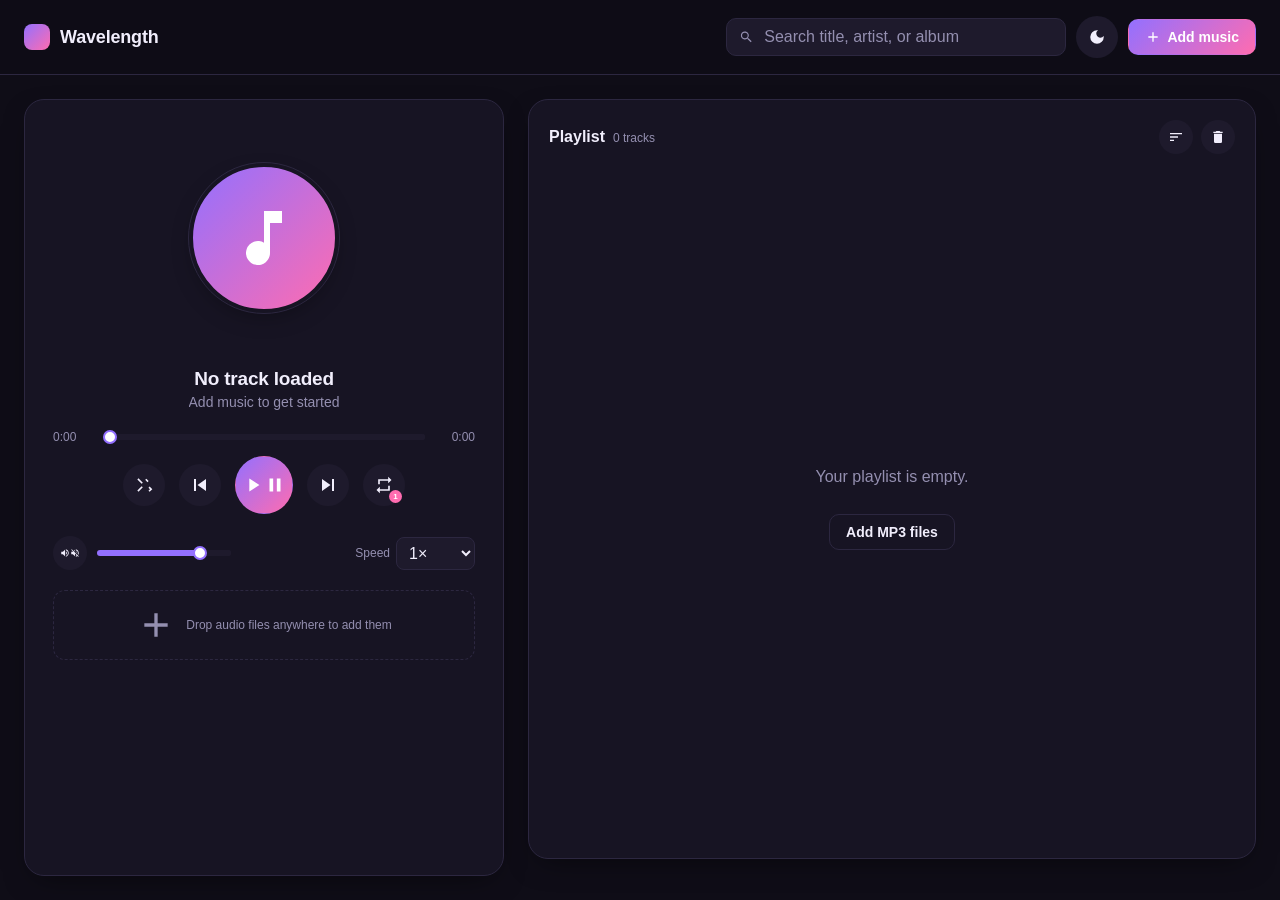
<file: mp3-player/index.html>
<!DOCTYPE html>
<html lang="en" data-theme="dark">
<head>
<meta charset="UTF-8" />
<meta name="viewport" content="width=device-width, initial-scale=1.0" />
<title>Wavelength — MP3 Player</title>
<link rel="icon" href="data:image/svg+xml,<svg xmlns=%22http://www.w3.org/2000/svg%22 viewBox=%220 0 100 100%22><text y=%22.9em%22 font-size=%2290%22>🎵</text></svg>" />
<link rel="stylesheet" href="css/style.css" />
</head>
<body>
<div class="app" id="app">

  <input type="file" id="fileInput" accept="audio/*,.mp3,.wav,.ogg,.m4a,.flac" multiple hidden />

  <header class="topbar">
    <div class="brand">
      <span class="brand-mark" aria-hidden="true"></span>
      <span class="brand-name">Wavelength</span>
    </div>
    <div class="topbar-actions">
      <div class="search-box">
        <svg viewBox="0 0 24 24" width="16" height="16" aria-hidden="true"><path fill="currentColor" d="M15.5 14h-.79l-.28-.27a6.5 6.5 0 1 0-.7.7l.27.28v.79l5 4.99L20.49 19l-4.99-5zm-6 0a4.5 4.5 0 1 1 0-9 4.5 4.5 0 0 1 0 9z"/></svg>
        <input type="text" id="searchInput" placeholder="Search title, artist, or album" aria-label="Search playlist" />
      </div>
      <button class="icon-btn" id="themeToggle" title="Toggle theme" aria-label="Toggle light/dark theme">
        <svg viewBox="0 0 24 24" width="18" height="18" aria-hidden="true"><path fill="currentColor" d="M12 3a9 9 0 1 0 9 9c0-.46-.04-.92-.1-1.36a5.389 5.389 0 0 1-4.4 2.26 5.403 5.403 0 0 1-3.14-9.8c-.44-.06-.9-.1-1.36-.1z"/></svg>
      </button>
      <button class="btn btn-primary" id="addFilesBtn">
        <svg viewBox="0 0 24 24" width="16" height="16" aria-hidden="true"><path fill="currentColor" d="M19 13h-6v6h-2v-6H5v-2h6V5h2v6h6z"/></svg>
        Add music
      </button>
    </div>
  </header>

  <main class="layout">

    <section class="now-playing" id="dropZone" aria-label="Now playing">
      <div class="art-wrap">
        <canvas id="visualizer" class="visualizer" width="360" height="360" aria-hidden="true"></canvas>
        <div class="art" id="artDisc">
          <img id="artImg" alt="" hidden />
          <svg id="artPlaceholder" viewBox="0 0 24 24" width="72" height="72" aria-hidden="true"><path fill="currentColor" d="M12 3v10.55A4 4 0 1 0 14 17V7h4V3z"/></svg>
        </div>
      </div>

      <div class="track-meta">
        <h1 id="trackTitle" class="track-title">No track loaded</h1>
        <p id="trackArtist" class="track-artist">Add music to get started</p>
      </div>

      <div class="progress-row">
        <span id="curTime" class="time">0:00</span>
        <input type="range" id="seekBar" class="seek" min="0" max="1000" value="0" step="1" aria-label="Seek" />
        <span id="durTime" class="time">0:00</span>
      </div>

      <div class="transport">
        <button class="icon-btn" id="shuffleBtn" title="Shuffle" aria-label="Toggle shuffle" aria-pressed="false">
          <svg viewBox="0 0 24 24" width="20" height="20" aria-hidden="true"><path fill="currentColor" d="M10.59 9.17 5.41 4 4 5.41l5.17 5.17zm4.24-4.76-1.4 1.41L16.17 8.6 17.58 7.19zM4 18.59 9.17 13.4l1.41 1.41L5.41 20zm14.76-4.83L22 17l-3.24 3.24-1.41-1.41L19.17 17l-1.82-1.83z"/></svg>
        </button>
        <button class="icon-btn" id="prevBtn" title="Previous" aria-label="Previous track">
          <svg viewBox="0 0 24 24" width="24" height="24" aria-hidden="true"><path fill="currentColor" d="M6 6h2v12H6zm3.5 6 8.5 6V6z"/></svg>
        </button>
        <button class="icon-btn play-btn" id="playBtn" title="Play" aria-label="Play">
          <svg id="playIcon" viewBox="0 0 24 24" width="28" height="28" aria-hidden="true"><path fill="currentColor" d="M8 5v14l11-7z"/></svg>
          <svg id="pauseIcon" viewBox="0 0 24 24" width="28" height="28" aria-hidden="true" hidden><path fill="currentColor" d="M6 5h4v14H6zm8 0h4v14h-4z"/></svg>
        </button>
        <button class="icon-btn" id="nextBtn" title="Next" aria-label="Next track">
          <svg viewBox="0 0 24 24" width="24" height="24" aria-hidden="true"><path fill="currentColor" d="M16 6h2v12h-2zM6 18l8.5-6L6 6z"/></svg>
        </button>
        <button class="icon-btn" id="repeatBtn" title="Repeat off" aria-label="Cycle repeat mode" data-mode="off">
          <svg viewBox="0 0 24 24" width="20" height="20" aria-hidden="true"><path fill="currentColor" d="M7 7h10v3l4-4-4-4v3H5v6h2zm10 10H7v-3l-4 4 4 4v-3h12v-6h-2z"/></svg>
          <span class="repeat-one-dot" id="repeatOneDot" hidden>1</span>
        </button>
      </div>

      <div class="secondary-controls">
        <div class="volume-control">
          <button class="icon-btn small" id="muteBtn" title="Mute" aria-label="Mute">
            <svg id="volIconHigh" viewBox="0 0 24 24" width="18" height="18" aria-hidden="true"><path fill="currentColor" d="M3 9v6h4l5 5V4L7 9zm13.5 3A4.5 4.5 0 0 0 14 7.97v8.05c1.48-.73 2.5-2.25 2.5-4.02zM14 3.23v2.06c2.89.86 5 3.54 5 6.71s-2.11 5.85-5 6.71v2.06c4.01-.91 7-4.49 7-8.77s-2.99-7.86-7-8.77z"/></svg>
            <svg id="volIconMute" viewBox="0 0 24 24" width="18" height="18" aria-hidden="true" hidden><path fill="currentColor" d="M16.5 12A4.5 4.5 0 0 0 14 7.97v1.79l2.48 2.48c.01-.08.02-.16.02-.24zM19 12c0 .94-.2 1.82-.54 2.64l1.51 1.51C20.63 14.91 21 13.5 21 12c0-4.28-2.99-7.86-7-8.77v2.06c2.89.86 5 3.54 5 6.71zM4.27 3 3 4.27 7.73 9H3v6h4l5 5v-6.73l4.25 4.25c-.67.52-1.42.93-2.25 1.18v2.06a8.99 8.99 0 0 0 3.69-1.81L19.73 21 21 19.73l-9-9L4.27 3zM12 4 9.91 6.09 12 8.18V4z"/></svg>
          </button>
          <input type="range" id="volumeBar" class="volume" min="0" max="100" value="80" aria-label="Volume" />
        </div>
        <div class="speed-control">
          <label for="speedSelect" class="speed-label">Speed</label>
          <select id="speedSelect" aria-label="Playback speed">
            <option value="0.5">0.5×</option>
            <option value="0.75">0.75×</option>
            <option value="1" selected>1×</option>
            <option value="1.25">1.25×</option>
            <option value="1.5">1.5×</option>
            <option value="2">2×</option>
          </select>
        </div>
      </div>

      <div class="drop-hint" id="dropHint">
        <svg viewBox="0 0 24 24" width="40" height="40" aria-hidden="true"><path fill="currentColor" d="M19 13h-6v6h-2v-6H5v-2h6V5h2v6h6z"/></svg>
        <p>Drop audio files anywhere to add them</p>
      </div>
    </section>

    <aside class="playlist-panel">
      <div class="playlist-header">
        <h2>Playlist <span id="trackCount" class="track-count">0 tracks</span></h2>
        <div class="playlist-actions">
          <button class="icon-btn small" id="sortBtn" title="Sort A–Z" aria-label="Sort playlist alphabetically">
            <svg viewBox="0 0 24 24" width="16" height="16" aria-hidden="true"><path fill="currentColor" d="M3 18h6v-2H3zM3 6v2h18V6zm0 7h12v-2H3z"/></svg>
          </button>
          <button class="icon-btn small danger" id="clearBtn" title="Clear playlist" aria-label="Clear playlist">
            <svg viewBox="0 0 24 24" width="16" height="16" aria-hidden="true"><path fill="currentColor" d="M6 19a2 2 0 0 0 2 2h8a2 2 0 0 0 2-2V7H6zM19 4h-3.5l-1-1h-5l-1 1H5v2h14z"/></svg>
          </button>
        </div>
      </div>
      <ul id="playlist" class="playlist" aria-label="Playlist tracks"></ul>
      <div class="playlist-empty" id="playlistEmpty">
        <p>Your playlist is empty.</p>
        <button class="btn btn-outline" id="emptyAddBtn">Add MP3 files</button>
      </div>
    </aside>

  </main>

  <div class="toast" id="toast" role="status" aria-live="polite"></div>
</div>

<script src="vendor/jsmediatags.min.js" defer></script>
<script type="module" src="js/app.js"></script>
</body>
</html>
</file>
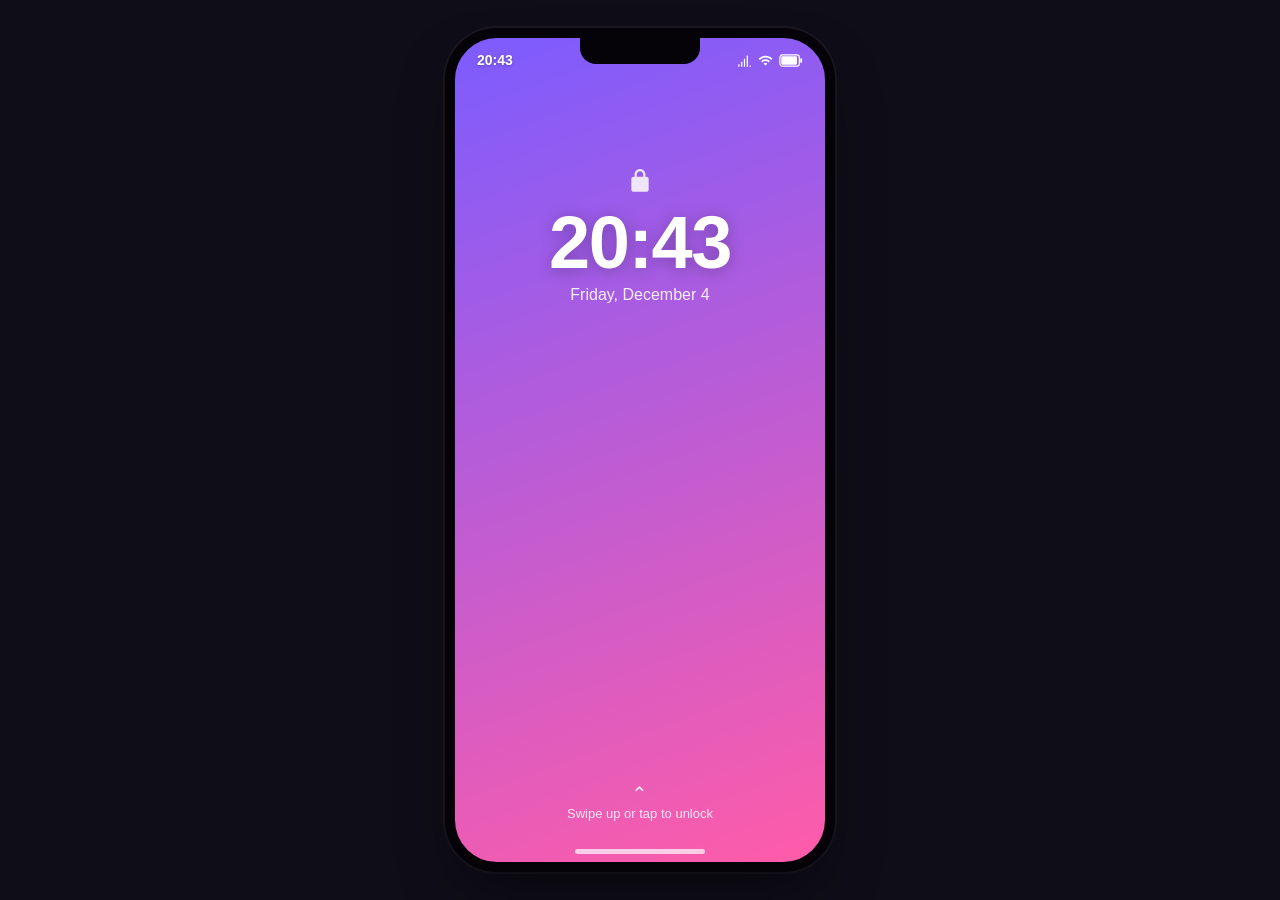
<file: phone-ui/index.html>
<!DOCTYPE html>
<html lang="en" data-theme="dark">
<head>
<meta charset="UTF-8" />
<meta name="viewport" content="width=device-width, initial-scale=1, viewport-fit=cover, maximum-scale=1, user-scalable=no" />
<title>Pocket — Home Screen</title>
<meta name="theme-color" content="#0f0d17" />
<meta name="mobile-web-app-capable" content="yes" />
<meta name="apple-mobile-web-app-capable" content="yes" />
<meta name="apple-mobile-web-app-status-bar-style" content="black-translucent" />
<meta name="apple-mobile-web-app-title" content="Pocket" />
<link rel="manifest" href="manifest.webmanifest" />
<link rel="apple-touch-icon" href="icons/apple-touch-icon.png" />
<link rel="icon" href="icons/icon-192.png" />
<link rel="stylesheet" href="css/style.css" />
</head>
<body>
<div class="device" id="device">

  <!-- Status bar (shown on lock + home + inside apps) -->
  <div class="status-bar" id="statusBar">
    <span class="status-time" id="statusTime">--:--</span>
    <div class="status-icons">
      <svg viewBox="0 0 24 24" width="15" height="15" aria-hidden="true"><path fill="currentColor" d="M2 22h2v-4H2zm4.5 0h2V14h-2zM11 22h2V9h-2zm4.5 0h2V4h-2zM20 22h2v-2h-2z"/></svg>
      <svg viewBox="0 0 24 24" width="15" height="15" aria-hidden="true"><path fill="currentColor" d="M1 9l2 2c4.97-4.97 13.03-4.97 18 0l2-2C16.93 2.93 7.08 2.93 1 9zm8 8l3 3 3-3a4.24 4.24 0 0 0-6 0zm-4-4l2 2a7.07 7.07 0 0 1 10 0l2-2C15.14 9.14 8.87 9.14 5 13z"/></svg>
      <span class="battery" id="batteryWrap">
        <svg viewBox="0 0 26 14" width="24" height="13" aria-hidden="true">
          <rect x="1" y="1" width="21" height="12" rx="2.5" fill="none" stroke="currentColor" stroke-width="1.3"/>
          <rect x="23" y="4.5" width="2" height="5" rx="1" fill="currentColor"/>
          <rect x="2.5" y="2.5" width="17" height="9" rx="1.2" fill="currentColor" id="batteryFill"/>
        </svg>
      </span>
    </div>
  </div>

  <!-- Lock screen -->
  <section class="screen lock-screen" id="lockScreen" aria-label="Lock screen">
    <div class="lock-content">
      <svg class="lock-icon" viewBox="0 0 24 24" width="26" height="26" aria-hidden="true"><path fill="currentColor" d="M18 8h-1V6c0-2.76-2.24-5-5-5S7 3.24 7 6v2H6c-1.1 0-2 .9-2 2v10c0 1.1.9 2 2 2h12c1.1 0 2-.9 2-2V10c0-1.1-.9-2-2-2zM9 6c0-1.66 1.34-3 3-3s3 1.34 3 3v2H9V6z"/></svg>
      <div class="lock-time" id="lockTime">--:--</div>
      <div class="lock-date" id="lockDate">—</div>
    </div>
    <button class="unlock-hint" id="unlockBtn" aria-label="Unlock">
      <span class="chevron" aria-hidden="true">⌃</span>
      <span>Swipe up or tap to unlock</span>
    </button>
  </section>

  <!-- Home screen -->
  <section class="screen home-screen" id="homeScreen" aria-label="Home screen" hidden>
    <div class="widget" id="homeWidget">
      <div class="widget-time" id="homeTime">--:--</div>
      <div class="widget-date" id="homeDate">—</div>
    </div>

    <div class="app-grid" id="appGrid"><!-- app icons injected --></div>

    <div class="dock" id="dock"><!-- dock icons injected --></div>
  </section>

  <!-- App container -->
  <section class="screen app-screen" id="appScreen" aria-label="Application" hidden>
    <header class="app-topbar">
      <button class="app-back" id="appBack" aria-label="Back to home screen">
        <svg viewBox="0 0 24 24" width="20" height="20" aria-hidden="true"><path fill="currentColor" d="M20 11H7.83l5.59-5.59L12 4l-8 8 8 8 1.41-1.41L7.83 13H20z"/></svg>
        <span>Home</span>
      </button>
      <h1 class="app-title" id="appTitle">App</h1>
      <div class="app-actions" id="appActions"></div>
    </header>
    <div class="app-body" id="appBody"><!-- active app view injected --></div>
  </section>

  <div class="home-indicator" id="homeIndicator" aria-hidden="true"></div>
</div>

<div class="toast" id="toast" role="status" aria-live="polite"></div>

<script type="module" src="js/main.js"></script>
</body>
</html>
</file>
<file: mp3-player/css/style.css>
/* ---------- Theme tokens ---------- */
:root,
[data-theme="light"] {
  --bg: #f3f2f8;
  --bg-elevated: #ffffff;
  --bg-inset: #eceaf5;
  --border: #ddd8ec;
  --text: #1c1a27;
  --text-dim: #6b6780;
  --accent: #7c5cff;
  --accent-2: #ff5ca8;
  --accent-contrast: #ffffff;
  --danger: #e5484d;
  --shadow: 0 10px 30px -12px rgba(30, 20, 60, 0.25);
  color-scheme: light;
}

[data-theme="dark"] {
  --bg: #0f0d17;
  --bg-elevated: #171423;
  --bg-inset: #1e1a2c;
  --border: #2c2740;
  --text: #f1eefc;
  --text-dim: #948fb0;
  --accent: #9370ff;
  --accent-2: #ff6cb0;
  --accent-contrast: #0f0d17;
  --danger: #ff6b6f;
  --shadow: 0 10px 30px -12px rgba(0, 0, 0, 0.6);
  color-scheme: dark;
}

* { box-sizing: border-box; }

html, body {
  height: 100%;
  margin: 0;
}

body {
  background: var(--bg);
  color: var(--text);
  font-family: "Inter", -apple-system, BlinkMacSystemFont, "Segoe UI", Roboto, Helvetica, Arial, sans-serif;
  -webkit-font-smoothing: antialiased;
}

button, input, select {
  font: inherit;
  color: inherit;
}

.app {
  min-height: 100vh;
  display: flex;
  flex-direction: column;
}

/* ---------- Topbar ---------- */
.topbar {
  display: flex;
  align-items: center;
  justify-content: space-between;
  gap: 16px;
  padding: 16px 24px;
  border-bottom: 1px solid var(--border);
  position: sticky;
  top: 0;
  background: color-mix(in srgb, var(--bg) 85%, transparent);
  backdrop-filter: blur(10px);
  z-index: 10;
}

.brand {
  display: flex;
  align-items: center;
  gap: 10px;
  font-weight: 700;
  font-size: 18px;
  letter-spacing: -0.01em;
  flex-shrink: 0;
}

.brand-mark {
  width: 26px;
  height: 26px;
  border-radius: 8px;
  background: linear-gradient(135deg, var(--accent), var(--accent-2));
  display: inline-block;
}

.topbar-actions {
  display: flex;
  align-items: center;
  gap: 10px;
  flex: 1;
  justify-content: flex-end;
}

.search-box {
  display: flex;
  align-items: center;
  gap: 8px;
  background: var(--bg-inset);
  border: 1px solid var(--border);
  border-radius: 10px;
  padding: 8px 12px;
  max-width: 340px;
  width: 100%;
  color: var(--text-dim);
}

.search-box input {
  background: none;
  border: none;
  outline: none;
  color: var(--text);
  width: 100%;
}

.search-box input::placeholder {
  color: var(--text-dim);
}

.btn {
  display: inline-flex;
  align-items: center;
  gap: 6px;
  border-radius: 10px;
  border: 1px solid transparent;
  padding: 9px 16px;
  font-weight: 600;
  font-size: 14px;
  cursor: pointer;
  transition: transform 0.15s ease, opacity 0.15s ease, background 0.15s ease;
  white-space: nowrap;
}

.btn:active { transform: scale(0.97); }

.btn-primary {
  background: linear-gradient(135deg, var(--accent), var(--accent-2));
  color: #fff;
}

.btn-primary:hover { opacity: 0.92; }

.btn-outline {
  background: transparent;
  border-color: var(--border);
  color: var(--text);
}

.btn-outline:hover { background: var(--bg-inset); }

.icon-btn {
  display: inline-flex;
  align-items: center;
  justify-content: center;
  width: 42px;
  height: 42px;
  border-radius: 50%;
  border: 1px solid transparent;
  background: var(--bg-inset);
  color: var(--text);
  cursor: pointer;
  transition: background 0.15s ease, color 0.15s ease, transform 0.1s ease, border-color 0.15s ease;
}

.icon-btn:hover { background: var(--border); }
.icon-btn:active { transform: scale(0.94); }

.icon-btn.small { width: 34px; height: 34px; }

.icon-btn[aria-pressed="true"],
.icon-btn.active {
  color: var(--accent-contrast);
  background: var(--accent);
}

.icon-btn.danger:hover {
  background: color-mix(in srgb, var(--danger) 20%, transparent);
  color: var(--danger);
}

.icon-btn:disabled {
  opacity: 0.35;
  cursor: not-allowed;
}

.icon-btn:disabled:hover { background: var(--bg-inset); transform: none; }

/* ---------- Layout ---------- */
.layout {
  flex: 1;
  display: grid;
  grid-template-columns: minmax(320px, 480px) 1fr;
  gap: 24px;
  padding: 24px;
  max-width: 1280px;
  margin: 0 auto;
  width: 100%;
}

@media (max-width: 880px) {
  .layout { grid-template-columns: 1fr; }
}

/* ---------- Now playing ---------- */
.now-playing {
  background: var(--bg-elevated);
  border: 1px solid var(--border);
  border-radius: 20px;
  padding: 28px;
  display: flex;
  flex-direction: column;
  align-items: center;
  box-shadow: var(--shadow);
  position: relative;
  transition: outline-color 0.15s ease;
}

.now-playing.drag-over {
  outline: 2px dashed var(--accent);
  outline-offset: -8px;
}

.art-wrap {
  position: relative;
  width: 220px;
  height: 220px;
  display: flex;
  align-items: center;
  justify-content: center;
  margin-bottom: 20px;
}

.visualizer {
  position: absolute;
  inset: 0;
  width: 100%;
  height: 100%;
}

.art {
  position: relative;
  width: 150px;
  height: 150px;
  border-radius: 50%;
  background: linear-gradient(135deg, var(--accent), var(--accent-2));
  display: flex;
  align-items: center;
  justify-content: center;
  overflow: hidden;
  color: #fff;
  box-shadow: 0 8px 24px -8px rgba(0,0,0,0.4);
  border: 4px solid var(--bg-elevated);
  outline: 1px solid var(--border);
}

.art img {
  width: 100%;
  height: 100%;
  object-fit: cover;
}

.art.spinning {
  animation: spin 12s linear infinite;
}

@keyframes spin {
  from { transform: rotate(0deg); }
  to { transform: rotate(360deg); }
}

.track-meta {
  text-align: center;
  margin-bottom: 20px;
  max-width: 100%;
}

.track-title {
  font-size: 19px;
  font-weight: 700;
  margin: 0 0 4px;
  letter-spacing: -0.01em;
  overflow: hidden;
  text-overflow: ellipsis;
  white-space: nowrap;
  max-width: 380px;
}

.track-artist {
  margin: 0;
  color: var(--text-dim);
  font-size: 14px;
  overflow: hidden;
  text-overflow: ellipsis;
  white-space: nowrap;
  max-width: 380px;
}

.progress-row {
  display: flex;
  align-items: center;
  gap: 10px;
  width: 100%;
  margin-bottom: 12px;
}

.time {
  font-variant-numeric: tabular-nums;
  font-size: 12px;
  color: var(--text-dim);
  width: 38px;
  flex-shrink: 0;
}

.time:last-of-type { text-align: right; }

input[type="range"] {
  -webkit-appearance: none;
  appearance: none;
  width: 100%;
  height: 6px;
  border-radius: 999px;
  background: var(--bg-inset);
  outline: none;
  cursor: pointer;
}

input[type="range"]::-webkit-slider-runnable-track {
  height: 6px;
  border-radius: 999px;
  background: linear-gradient(to right, var(--accent) 0%, var(--accent) calc(var(--pct, 0) * 1%), var(--bg-inset) calc(var(--pct, 0) * 1%), var(--bg-inset) 100%);
}

input[type="range"]::-moz-range-track {
  height: 6px;
  border-radius: 999px;
  background: var(--bg-inset);
}

input[type="range"]::-moz-range-progress {
  height: 6px;
  border-radius: 999px;
  background: var(--accent);
}

input[type="range"]::-webkit-slider-thumb {
  -webkit-appearance: none;
  width: 14px;
  height: 14px;
  border-radius: 50%;
  background: #fff;
  border: 2px solid var(--accent);
  margin-top: -4px;
  cursor: pointer;
  transition: transform 0.1s ease;
}

input[type="range"]::-webkit-slider-thumb:hover { transform: scale(1.15); }

input[type="range"]::-moz-range-thumb {
  width: 14px;
  height: 14px;
  border-radius: 50%;
  background: #fff;
  border: 2px solid var(--accent);
  cursor: pointer;
}

.transport {
  display: flex;
  align-items: center;
  justify-content: center;
  gap: 14px;
  margin-bottom: 22px;
}

.play-btn {
  width: 58px;
  height: 58px;
  background: linear-gradient(135deg, var(--accent), var(--accent-2));
  color: #fff;
}

.play-btn:hover { opacity: 0.92; background: linear-gradient(135deg, var(--accent), var(--accent-2)); }

.repeat-one-dot {
  position: absolute;
  bottom: 2px;
  right: 2px;
  font-size: 8px;
  font-weight: 800;
  background: var(--accent-2);
  color: #fff;
  border-radius: 50%;
  width: 13px;
  height: 13px;
  display: flex;
  align-items: center;
  justify-content: center;
}

#repeatBtn { position: relative; }

.secondary-controls {
  display: flex;
  align-items: center;
  justify-content: space-between;
  width: 100%;
  gap: 20px;
}

.volume-control {
  display: flex;
  align-items: center;
  gap: 8px;
  flex: 1;
  max-width: 180px;
}

.volume { width: 100%; }

.speed-control {
  display: flex;
  align-items: center;
  gap: 6px;
}

.speed-label {
  font-size: 12px;
  color: var(--text-dim);
}

#speedSelect {
  background: var(--bg-inset);
  border: 1px solid var(--border);
  border-radius: 8px;
  padding: 6px 8px;
}

.drop-hint {
  margin-top: 20px;
  padding: 14px;
  border: 1.5px dashed var(--border);
  border-radius: 12px;
  color: var(--text-dim);
  font-size: 12px;
  display: flex;
  align-items: center;
  gap: 10px;
  width: 100%;
  justify-content: center;
  text-align: center;
}

/* ---------- Playlist ---------- */
.playlist-panel {
  background: var(--bg-elevated);
  border: 1px solid var(--border);
  border-radius: 20px;
  padding: 20px;
  display: flex;
  flex-direction: column;
  box-shadow: var(--shadow);
  min-height: 400px;
  max-height: calc(100vh - 140px);
}

.playlist-header {
  display: flex;
  align-items: center;
  justify-content: space-between;
  margin-bottom: 10px;
}

.playlist-header h2 {
  font-size: 16px;
  margin: 0;
  display: flex;
  align-items: baseline;
  gap: 8px;
}

.track-count {
  font-size: 12px;
  color: var(--text-dim);
  font-weight: 400;
}

.playlist-actions {
  display: flex;
  gap: 8px;
}

.playlist {
  list-style: none;
  margin: 0;
  padding: 0;
  overflow-y: auto;
  flex: 1;
}

.playlist-item {
  display: flex;
  align-items: center;
  gap: 12px;
  padding: 10px;
  border-radius: 12px;
  cursor: pointer;
  border: 1px solid transparent;
  margin-bottom: 4px;
  transition: background 0.12s ease;
}

.playlist-item:hover { background: var(--bg-inset); }

.playlist-item.playing {
  background: color-mix(in srgb, var(--accent) 14%, transparent);
  border-color: color-mix(in srgb, var(--accent) 35%, transparent);
}

.playlist-item.dragging { opacity: 0.4; }

.playlist-item .drag-handle {
  cursor: grab;
  color: var(--text-dim);
  flex-shrink: 0;
  touch-action: none;
}

.playlist-item .thumb {
  width: 40px;
  height: 40px;
  border-radius: 8px;
  background: linear-gradient(135deg, var(--accent), var(--accent-2));
  flex-shrink: 0;
  display: flex;
  align-items: center;
  justify-content: center;
  overflow: hidden;
  color: #fff;
  position: relative;
}

.playlist-item .thumb img {
  width: 100%;
  height: 100%;
  object-fit: cover;
}

.playlist-item .thumb .eq {
  display: flex;
  align-items: flex-end;
  gap: 2px;
  height: 14px;
  position: absolute;
  inset: 0;
  margin: auto;
  justify-content: center;
}

.playlist-item .thumb .eq span {
  width: 3px;
  background: #fff;
  border-radius: 2px;
  animation: eq 0.8s ease-in-out infinite;
}

.playlist-item .thumb .eq span:nth-child(1) { animation-delay: -0.6s; }
.playlist-item .thumb .eq span:nth-child(2) { animation-delay: -0.3s; }
.playlist-item .thumb .eq span:nth-child(3) { animation-delay: -0.9s; }

@keyframes eq {
  0%, 100% { height: 3px; }
  50% { height: 14px; }
}

.playlist-item .info {
  flex: 1;
  min-width: 0;
}

.playlist-item .info .name {
  font-size: 13.5px;
  font-weight: 600;
  white-space: nowrap;
  overflow: hidden;
  text-overflow: ellipsis;
}

.playlist-item .info .sub {
  font-size: 12px;
  color: var(--text-dim);
  white-space: nowrap;
  overflow: hidden;
  text-overflow: ellipsis;
}

.playlist-item .duration {
  font-size: 12px;
  color: var(--text-dim);
  font-variant-numeric: tabular-nums;
  flex-shrink: 0;
}

.playlist-item .remove-btn {
  flex-shrink: 0;
  width: 28px;
  height: 28px;
  border-radius: 50%;
  border: none;
  background: transparent;
  color: var(--text-dim);
  cursor: pointer;
  display: flex;
  align-items: center;
  justify-content: center;
  opacity: 0;
  transition: opacity 0.12s ease, background 0.12s ease, color 0.12s ease;
}

.playlist-item:hover .remove-btn { opacity: 1; }

.playlist-item .remove-btn:hover {
  background: color-mix(in srgb, var(--danger) 18%, transparent);
  color: var(--danger);
}

.playlist-empty {
  display: none;
  flex-direction: column;
  align-items: center;
  justify-content: center;
  gap: 12px;
  flex: 1;
  color: var(--text-dim);
  text-align: center;
  padding: 40px 0;
}

.playlist-panel.empty .playlist { display: none; }
.playlist-panel.empty .playlist-empty { display: flex; }

/* ---------- Toast ---------- */
.toast {
  position: fixed;
  bottom: 24px;
  left: 50%;
  transform: translateX(-50%) translateY(20px);
  background: var(--bg-elevated);
  border: 1px solid var(--border);
  color: var(--text);
  padding: 12px 18px;
  border-radius: 12px;
  box-shadow: var(--shadow);
  font-size: 13px;
  opacity: 0;
  pointer-events: none;
  transition: opacity 0.2s ease, transform 0.2s ease;
  z-index: 100;
  max-width: 90vw;
}

.toast.show {
  opacity: 1;
  transform: translateX(-50%) translateY(0);
}

/* ---------- Scrollbar ---------- */
.playlist::-webkit-scrollbar { width: 8px; }
.playlist::-webkit-scrollbar-thumb {
  background: var(--border);
  border-radius: 8px;
}

@media (max-width: 520px) {
  .topbar { flex-wrap: wrap; }
  .search-box { order: 3; max-width: 100%; }
  .track-title, .track-artist { max-width: 260px; }
}
</file>
<file: phone-ui/css/style.css>
:root,
[data-theme="light"] {
  --bg: #f3f2f8;
  --bg-elevated: #ffffff;
  --bg-inset: #eceaf5;
  --border: #ddd8ec;
  --text: #1c1a27;
  --text-dim: #6b6780;
  --accent: #7c5cff;
  --accent-2: #ff5ca8;
  --accent-contrast: #ffffff;
  --danger: #e5484d;
  --ok: #21c07a;
  --wallpaper: linear-gradient(160deg, #7c5cff 0%, #ff5ca8 100%);
  --shadow: 0 10px 30px -12px rgba(30, 20, 60, 0.25);
  color-scheme: light;
}

[data-theme="dark"] {
  --bg: #0f0d17;
  --bg-elevated: #171423;
  --bg-inset: #1e1a2c;
  --border: #2c2740;
  --text: #f1eefc;
  --text-dim: #948fb0;
  --accent: #9370ff;
  --accent-2: #ff6cb0;
  --accent-contrast: #0f0d17;
  --danger: #ff6b6f;
  --ok: #3ddc93;
  --wallpaper: linear-gradient(160deg, #241c3d 0%, #52285a 55%, #7c3a63 100%);
  --shadow: 0 10px 30px -12px rgba(0, 0, 0, 0.6);
  color-scheme: dark;
}

* { box-sizing: border-box; }
html, body { height: 100%; margin: 0; }

body {
  background: var(--bg);
  color: var(--text);
  font-family: "Inter", -apple-system, BlinkMacSystemFont, "Segoe UI", Roboto, Helvetica, Arial, sans-serif;
  -webkit-font-smoothing: antialiased;
  display: flex;
  align-items: center;
  justify-content: center;
  min-height: 100dvh;
  overflow: hidden;
}

button, input, select, textarea { font: inherit; color: inherit; }

/* ---------------- Device frame ---------------- */

.device {
  position: relative;
  width: 100%;
  height: 100dvh;
  background: var(--wallpaper);
  overflow: hidden;
  display: flex;
  flex-direction: column;
}

/* On larger viewports, present the UI inside a phone-shaped bezel for preview */
@media (min-width: 620px) and (min-height: 640px) {
  body { background: var(--bg); }
  .device {
    width: 390px;
    height: 844px;
    border-radius: 52px;
    border: 10px solid #050308;
    box-shadow: 0 30px 60px -20px rgba(0,0,0,0.55), 0 0 0 2px #1a1622;
  }
  .device::before {
    content: "";
    position: absolute;
    top: 0;
    left: 50%;
    transform: translateX(-50%);
    width: 120px;
    height: 26px;
    background: #050308;
    border-radius: 0 0 16px 16px;
    z-index: 50;
  }
}

/* ---------------- Status bar ---------------- */

.status-bar {
  position: absolute;
  top: 0;
  left: 0;
  right: 0;
  display: flex;
  align-items: center;
  justify-content: space-between;
  padding: max(14px, env(safe-area-inset-top)) 22px 6px;
  color: #fff;
  font-weight: 600;
  font-size: 14px;
  z-index: 40;
  pointer-events: none;
  text-shadow: 0 1px 3px rgba(0,0,0,0.25);
}

[data-theme="light"] .app-screen ~ .status-bar,
.app-screen:not([hidden]) ~ .home-indicator {
  color: var(--text);
}

.status-icons { display: flex; align-items: center; gap: 6px; }
.battery { display: flex; align-items: center; }

/* ---------------- Shared screen layout ---------------- */

.screen {
  position: absolute;
  inset: 0;
  display: flex;
  flex-direction: column;
}

.screen[hidden] {
  display: none;
}

/* ---------------- Lock screen ---------------- */

.lock-screen {
  align-items: center;
  justify-content: space-between;
  padding: 90px 24px 40px;
  color: #fff;
  cursor: pointer;
  transition: transform 0.35s cubic-bezier(.2,.8,.2,1), opacity 0.35s ease;
  z-index: 30;
}

.lock-screen.unlocking {
  transform: translateY(-100%);
  opacity: 0.4;
}

.lock-content {
  display: flex;
  flex-direction: column;
  align-items: center;
  gap: 6px;
  margin-top: 40px;
}

.lock-icon { opacity: 0.85; margin-bottom: 6px; }

.lock-time {
  font-size: 74px;
  font-weight: 700;
  letter-spacing: -0.02em;
  line-height: 1;
  text-shadow: 0 2px 16px rgba(0,0,0,0.25);
}

.lock-date {
  font-size: 16px;
  font-weight: 500;
  opacity: 0.9;
}

.unlock-hint {
  display: flex;
  flex-direction: column;
  align-items: center;
  gap: 2px;
  background: none;
  border: none;
  color: #fff;
  opacity: 0.85;
  font-size: 13px;
  cursor: pointer;
  animation: bob 2.2s ease-in-out infinite;
}

.chevron { font-size: 20px; line-height: 1; }

@keyframes bob {
  0%, 100% { transform: translateY(0); }
  50% { transform: translateY(-6px); }
}

/* ---------------- Home screen ---------------- */

.home-screen {
  padding: 76px 20px 0;
  z-index: 20;
}

.widget {
  text-align: center;
  color: #fff;
  margin-bottom: 22px;
  text-shadow: 0 2px 12px rgba(0,0,0,0.2);
  flex-shrink: 0;
}

.widget-time { font-size: 40px; font-weight: 700; letter-spacing: -0.02em; }
.widget-date { font-size: 13px; opacity: 0.9; margin-top: 2px; }

.app-grid {
  flex: 1;
  display: grid;
  grid-template-columns: repeat(4, 1fr);
  gap: 22px 14px;
  align-content: start;
  overflow-y: auto;
  padding-bottom: 12px;
}

.app-icon {
  display: flex;
  flex-direction: column;
  align-items: center;
  gap: 6px;
  background: none;
  border: none;
  cursor: pointer;
  color: #fff;
  padding: 0;
}

.app-icon .glyph {
  width: 58px;
  height: 58px;
  border-radius: 16px;
  display: flex;
  align-items: center;
  justify-content: center;
  box-shadow: 0 6px 16px -6px rgba(0,0,0,0.45);
  transition: transform 0.12s ease;
}

.app-icon:active .glyph { transform: scale(0.92); }

.app-icon .label {
  font-size: 11.5px;
  font-weight: 500;
  text-shadow: 0 1px 4px rgba(0,0,0,0.3);
  max-width: 68px;
  overflow: hidden;
  text-overflow: ellipsis;
  white-space: nowrap;
}

.dock {
  flex-shrink: 0;
  display: flex;
  justify-content: space-around;
  align-items: center;
  margin: 10px 0 max(14px, env(safe-area-inset-bottom));
  padding: 12px 14px;
  background: rgba(255,255,255,0.14);
  backdrop-filter: blur(20px);
  border-radius: 26px;
}

.dock .app-icon .label { display: none; }

/* ---------------- App icon color themes ---------------- */

.glyph.clock { background: linear-gradient(150deg,#1c1c1e,#3a3a3c); }
.glyph.calculator { background: linear-gradient(150deg,#4b4b4d,#232325); }
.glyph.notes { background: linear-gradient(150deg,#ffcf4d,#ff9f43); }
.glyph.weather { background: linear-gradient(150deg,#4facfe,#00c6ff); }
.glyph.settings { background: linear-gradient(150deg,#8e8e93,#5a5a60); }

/* ---------------- App screen ---------------- */

.app-screen {
  background: var(--bg);
  color: var(--text);
  z-index: 60;
  transform: translateY(0);
  animation: slide-up 0.28s cubic-bezier(.2,.8,.2,1);
}

@keyframes slide-up {
  from { transform: translateY(100%); }
  to { transform: translateY(0); }
}

.app-topbar {
  flex-shrink: 0;
  display: flex;
  align-items: center;
  gap: 8px;
  padding: max(14px, env(safe-area-inset-top)) 12px 10px;
  border-bottom: 1px solid var(--border);
  background: var(--bg-elevated);
}

.app-back {
  display: flex;
  align-items: center;
  gap: 2px;
  background: none;
  border: none;
  color: var(--accent);
  font-weight: 600;
  font-size: 15px;
  cursor: pointer;
  padding: 6px 8px 6px 4px;
  border-radius: 8px;
}

.app-back:active { background: var(--bg-inset); }

.app-title {
  flex: 1;
  text-align: center;
  font-size: 16px;
  font-weight: 700;
  margin: 0;
}

.app-actions {
  display: flex;
  align-items: center;
  gap: 6px;
  min-width: 40px;
  justify-content: flex-end;
}

.app-actions .btn { padding: 7px 12px; font-size: 12.5px; }

.app-body {
  flex: 1;
  overflow-y: auto;
  padding: 18px;
  padding-bottom: calc(18px + env(safe-area-inset-bottom));
}

/* ---------------- Home indicator ---------------- */

.home-indicator {
  position: absolute;
  bottom: max(8px, env(safe-area-inset-bottom));
  left: 50%;
  transform: translateX(-50%);
  width: 130px;
  height: 5px;
  border-radius: 4px;
  background: rgba(255,255,255,0.7);
  z-index: 70;
  pointer-events: none;
}

[data-theme="light"] .home-indicator { background: rgba(0,0,0,0.35); }

/* ================= Shared app UI kit ================= */

.card {
  background: var(--bg-elevated);
  border: 1px solid var(--border);
  border-radius: 16px;
  padding: 16px;
  box-shadow: var(--shadow);
}

.btn {
  display: inline-flex;
  align-items: center;
  justify-content: center;
  gap: 6px;
  border-radius: 12px;
  border: 1px solid transparent;
  padding: 10px 16px;
  font-weight: 600;
  font-size: 14px;
  cursor: pointer;
  transition: transform 0.12s ease, opacity 0.15s ease, background 0.15s ease;
}

.btn:active { transform: scale(0.96); }
.btn-primary { background: linear-gradient(135deg, var(--accent), var(--accent-2)); color: #fff; }
.btn-outline { background: var(--bg-inset); border-color: var(--border); color: var(--text); }
.btn-danger { background: color-mix(in srgb, var(--danger) 16%, transparent); color: var(--danger); }
.btn-block { width: 100%; }

.field {
  width: 100%;
  background: var(--bg-inset);
  border: 1px solid var(--border);
  border-radius: 10px;
  padding: 10px 12px;
  outline: none;
}

.field:focus { border-color: var(--accent); }

.row { display: flex; align-items: center; gap: 10px; }
.row-between { display: flex; align-items: center; justify-content: space-between; }
.stack { display: flex; flex-direction: column; gap: 10px; }
.muted { color: var(--text-dim); font-size: 13px; }

.switch {
  position: relative;
  width: 46px;
  height: 27px;
  border-radius: 999px;
  background: var(--bg-inset);
  border: 1px solid var(--border);
  cursor: pointer;
  flex-shrink: 0;
}

.switch::after {
  content: "";
  position: absolute;
  top: 2px;
  left: 2px;
  width: 21px;
  height: 21px;
  border-radius: 50%;
  background: #fff;
  box-shadow: 0 1px 3px rgba(0,0,0,0.3);
  transition: transform 0.18s ease;
}

.switch.on { background: var(--ok); border-color: var(--ok); }
.switch.on::after { transform: translateX(19px); }

/* ---- Clock app ---- */

.tabbar {
  display: flex;
  gap: 6px;
  background: var(--bg-inset);
  border-radius: 12px;
  padding: 4px;
  margin-bottom: 18px;
}

.tabbar button {
  flex: 1;
  border: none;
  background: none;
  padding: 9px 0;
  border-radius: 9px;
  font-weight: 600;
  font-size: 13px;
  color: var(--text-dim);
  cursor: pointer;
}

.tabbar button.active { background: var(--bg-elevated); color: var(--text); box-shadow: var(--shadow); }

.big-time {
  font-size: 56px;
  font-weight: 700;
  text-align: center;
  letter-spacing: -0.02em;
  font-variant-numeric: tabular-nums;
  margin: 18px 0 4px;
}

.big-date { text-align: center; color: var(--text-dim); margin-bottom: 20px; }

.lap-list { list-style: none; margin: 0; padding: 0; max-height: 220px; overflow-y: auto; }
.lap-list li {
  display: flex;
  justify-content: space-between;
  padding: 10px 4px;
  border-bottom: 1px solid var(--border);
  font-variant-numeric: tabular-nums;
  font-size: 14px;
}

.timer-set { display: flex; gap: 8px; justify-content: center; margin-bottom: 16px; }
.timer-set .field { width: 70px; text-align: center; font-size: 20px; font-variant-numeric: tabular-nums; }

/* ---- Calculator app ---- */

.calc-display {
  text-align: right;
  font-size: 44px;
  font-weight: 300;
  padding: 24px 10px 16px;
  word-break: break-all;
  min-height: 1.3em;
  font-variant-numeric: tabular-nums;
}

.calc-grid { display: grid; grid-template-columns: repeat(4, 1fr); gap: 10px; }

.calc-key {
  aspect-ratio: 1;
  border: none;
  border-radius: 50%;
  font-size: 22px;
  font-weight: 500;
  cursor: pointer;
  background: var(--bg-inset);
  color: var(--text);
}

.calc-key:active { filter: brightness(0.9); }
.calc-key.op { background: var(--accent); color: #fff; font-weight: 600; }
.calc-key.fn { background: var(--bg-elevated); border: 1px solid var(--border); color: var(--text); }
.calc-key.zero { grid-column: span 2; border-radius: 999px; }

/* ---- Notes app ---- */

.notes-list { list-style: none; margin: 0; padding: 0; display: flex; flex-direction: column; gap: 10px; }

.note-item {
  display: flex;
  align-items: flex-start;
  gap: 10px;
  padding: 12px;
  border-radius: 14px;
  cursor: pointer;
}

.note-item:hover { background: var(--bg-inset); }
.note-item .note-text { flex: 1; min-width: 0; }
.note-item .note-title { font-weight: 600; font-size: 14px; white-space: nowrap; overflow: hidden; text-overflow: ellipsis; }
.note-item .note-preview { font-size: 12.5px; color: var(--text-dim); white-space: nowrap; overflow: hidden; text-overflow: ellipsis; }
.note-item .note-time { font-size: 11px; color: var(--text-dim); flex-shrink: 0; }
.note-item .note-del { flex-shrink: 0; background: none; border: none; color: var(--text-dim); cursor: pointer; padding: 4px; }
.note-item .note-del:hover { color: var(--danger); }

.note-editor { display: flex; flex-direction: column; gap: 10px; height: 100%; }
.note-editor textarea {
  flex: 1;
  min-height: 300px;
  resize: none;
  border: none;
  background: none;
  outline: none;
  font-size: 15px;
  line-height: 1.5;
}

.empty-state {
  display: flex;
  flex-direction: column;
  align-items: center;
  justify-content: center;
  gap: 10px;
  padding: 60px 20px;
  color: var(--text-dim);
  text-align: center;
}

/* ---- Weather app ---- */

.weather-hero { text-align: center; padding: 20px 0 10px; }
.weather-temp { font-size: 64px; font-weight: 200; letter-spacing: -0.02em; }
.weather-desc { font-size: 15px; color: var(--text-dim); margin-top: -4px; }
.weather-place { font-size: 18px; font-weight: 600; margin-top: 6px; }

.weather-grid {
  display: grid;
  grid-template-columns: 1fr 1fr;
  gap: 10px;
  margin-top: 18px;
}

.weather-stat { padding: 14px; }
.weather-stat .k { font-size: 11.5px; color: var(--text-dim); text-transform: uppercase; letter-spacing: 0.04em; }
.weather-stat .v { font-size: 20px; font-weight: 700; margin-top: 4px; }

/* ---- Settings app ---- */

.settings-section { margin-bottom: 22px; }
.settings-section h2 {
  font-size: 12px;
  text-transform: uppercase;
  letter-spacing: 0.05em;
  color: var(--text-dim);
  margin: 0 0 8px 4px;
}

.settings-list { border-radius: 14px; overflow: hidden; background: var(--bg-elevated); border: 1px solid var(--border); }
.settings-row {
  display: flex;
  align-items: center;
  justify-content: space-between;
  gap: 12px;
  padding: 13px 14px;
  border-bottom: 1px solid var(--border);
}

.settings-row:last-child { border-bottom: none; }

.wallpaper-swatches { display: flex; gap: 10px; padding: 4px; }
.wallpaper-swatch {
  width: 40px;
  height: 40px;
  border-radius: 50%;
  border: 2px solid transparent;
  cursor: pointer;
  flex-shrink: 0;
}

.wallpaper-swatch.selected { border-color: var(--accent); }

/* ---------------- Toast ---------------- */

.toast {
  position: fixed;
  bottom: 24px;
  left: 50%;
  transform: translateX(-50%) translateY(20px);
  background: var(--bg-elevated);
  border: 1px solid var(--border);
  color: var(--text);
  padding: 11px 18px;
  border-radius: 12px;
  box-shadow: var(--shadow);
  font-size: 13px;
  opacity: 0;
  pointer-events: none;
  transition: opacity 0.2s ease, transform 0.2s ease;
  z-index: 999;
  max-width: 90vw;
}

.toast.show { opacity: 1; transform: translateX(-50%) translateY(0); }

/* ---------------- Scrollbars ---------------- */

.app-body::-webkit-scrollbar, .app-grid::-webkit-scrollbar, .lap-list::-webkit-scrollbar { width: 6px; }
.app-body::-webkit-scrollbar-thumb, .lap-list::-webkit-scrollbar-thumb { background: var(--border); border-radius: 8px; }
</file>
